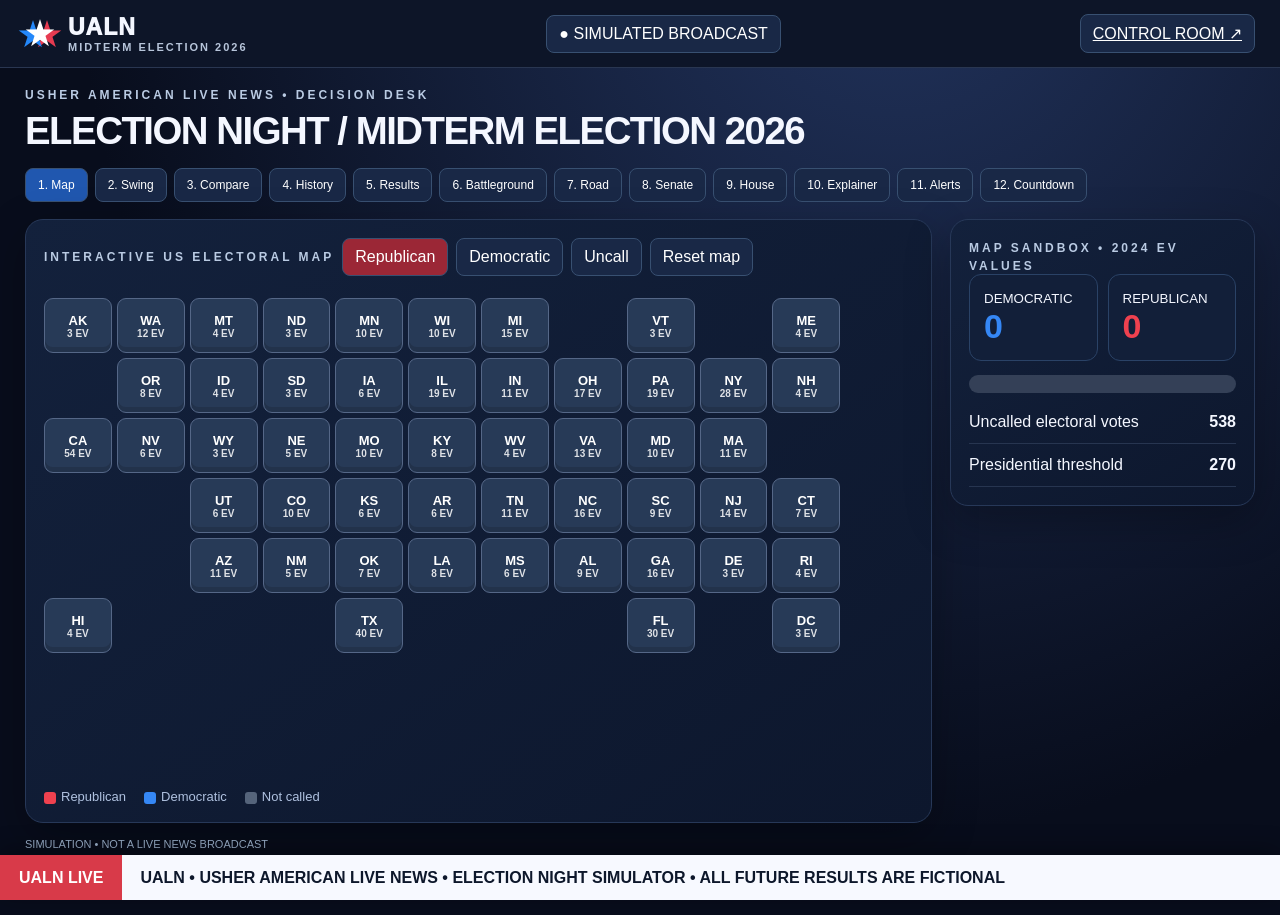
<file: index.html>
<!doctype html><html lang="en"><head><meta charset="utf-8"><meta name="viewport" content="width=device-width,initial-scale=1"><meta name="description" content="UALN fictional United States election night interactive studio"><title>UALN | Election Night Broadcast</title><link rel="stylesheet" href="style.css"></head><body><header class="top"><div class="brand"><span class="star">★</span><div>UALN<div class="sub" id="brand-sub">ELECTION NIGHT</div></div></div><span class="pill">● SIMULATED BROADCAST</span><a class="btn" href="control.html">CONTROL ROOM ↗</a></header><main class="studio" id="broadcast"><div class="overline">USHER AMERICAN LIVE NEWS • DECISION DESK</div><h1 class="headline" id="headline">ELECTION NIGHT</h1><div id="slide-controls" class="slide-controls"></div><div class="layout"><section class="panel map-panel" id="slide-body"></section><aside class="right" id="aside"></aside></div><div class="foot" id="footer"></div></main><div id="swipe" class="swipe"><span>★</span></div><div id="projection" class="projection"><div class="roundel">★</div><div id="proj-type" class="type"></div><h1>UALN PROJECTION</h1><div id="proj-winner" class="winner"></div><p id="proj-sub"></p><button class="btn" data-action="close-projection">DISMISS GRAPHIC</button></div><div id="ticker" class="ticker"><div class="ticker-tag">UALN LIVE</div><div id="ticker-text" class="ticker-text"></div></div><script src="app.js"></script></body></html>
</file>
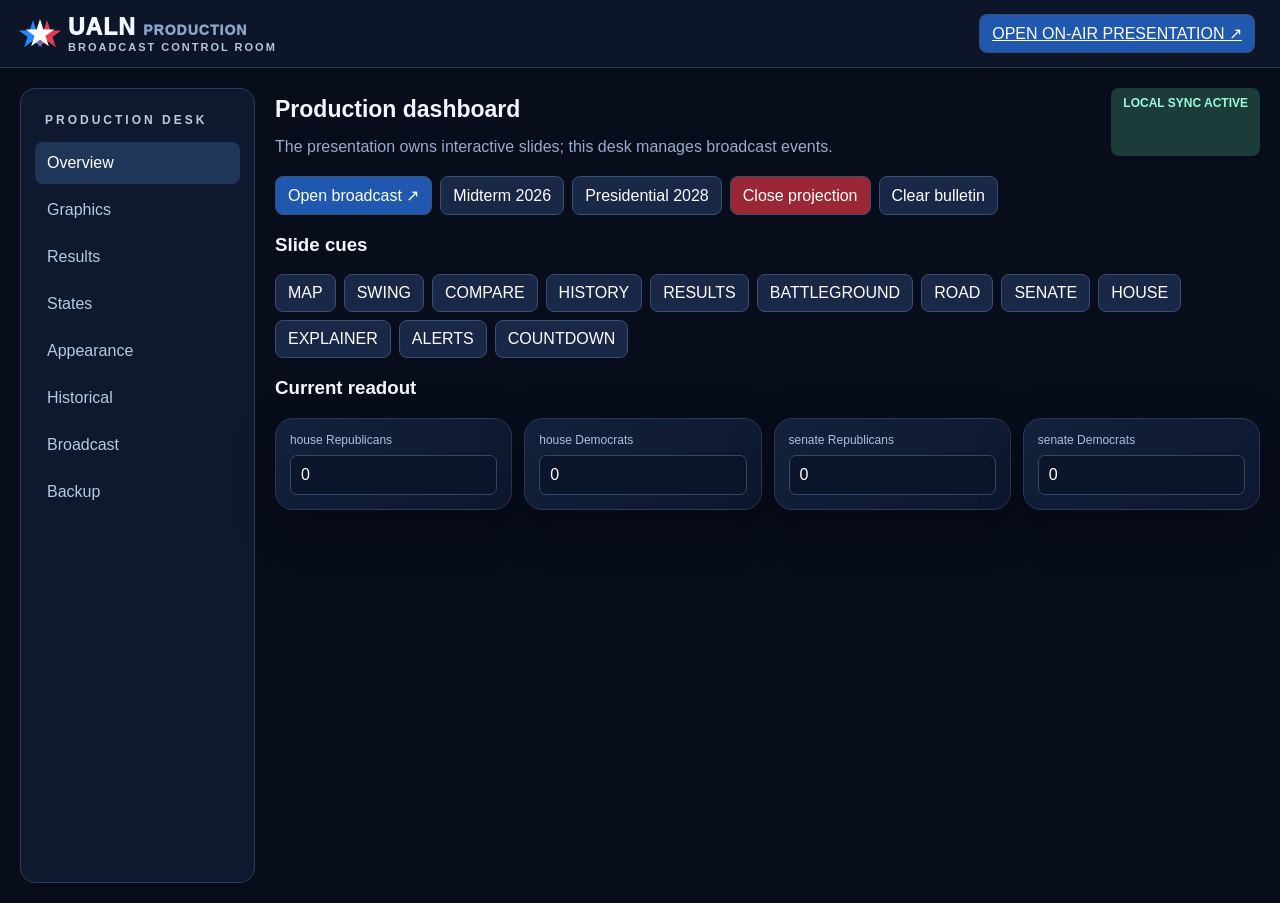
<file: control.html>
<!doctype html><html lang="en"><head><meta charset="utf-8"><meta name="viewport" content="width=device-width,initial-scale=1"><meta name="description" content="UALN broadcast control room"><title>UALN | Control Room</title><link rel="stylesheet" href="style.css"></head><body><header class="top"><div class="brand"><span class="star">★</span><div>UALN <span style="font-size:14px;color:#8da3c9">PRODUCTION</span><div class="sub">BROADCAST CONTROL ROOM</div></div></div><a class="btn active" href="index.html" target="_blank">OPEN ON-AIR PRESENTATION ↗</a></header><div class="control-layout" id="control"><nav class="sidebar"><div class="overline" style="padding:10px">PRODUCTION DESK</div><div id="tabs"></div></nav><main id="control-content"></main></div><script src="app.js"></script></body></html>
</file>
<file: style.css>
:root{--bg:#080d1c;--panel:#101a31;--border:#273858;--white:#f4f7ff;--muted:#99aacb;--red:#ef414f;--blue:#3587f5;--gold:#f7c764;--cyan:#46d2df}*{box-sizing:border-box}body{margin:0;background:var(--bg);color:var(--white);font-family:Inter,Arial,Helvetica,sans-serif}button,input,select{font:inherit}button,select,input{outline-offset:2px}button{cursor:pointer}button:hover{filter:brightness(1.13)}.top{display:flex;align-items:center;justify-content:space-between;padding:14px 25px;background:#0d1528;border-bottom:1px solid #293651;gap:15px}.brand{display:flex;align-items:center;gap:13px;font-weight:950;letter-spacing:1px;font-size:23px}.star{font-size:32px;color:white;text-shadow:-7px 1px 0 #2488fa,7px 1px 0 #e73b51}.sub{font-size:11px;letter-spacing:2px;color:#b7c5da;font-weight:700}.pill,.btn{border-radius:8px;background:#192846;border:1px solid #385071;color:white;padding:9px 12px}.btn.active{background:#2057af}.btn.red{background:#9b2736}.btn.blue{background:#1d4f9f}.btn.gold{background:#79602d}.muted{color:var(--muted)}.studio{min-height:calc(100vh - 120px);padding:20px 25px 65px;background:radial-gradient(ellipse at 70% -20%,#22345e,transparent 65%),var(--bg)}.overline{letter-spacing:3px;color:#bacbe3;font-size:12px;font-weight:800}.headline{font-size:clamp(27px,3vw,52px);font-weight:900;letter-spacing:-1.5px;margin:7px 0 15px}.panel{border:1px solid var(--border);background:linear-gradient(145deg,#13213c,#0d172d);border-radius:18px;padding:18px;box-shadow:0 15px 45px #0004}.layout{display:grid;grid-template-columns:minmax(0,1fr) 305px;gap:18px}.map-panel{min-height:565px}.right{display:flex;flex-direction:column;gap:14px}.stats{display:grid;grid-template-columns:1fr 1fr;gap:10px}.stat{background:#121f39;border:1px solid #2a4266;border-radius:12px;padding:14px}.stat strong{font-size:34px;display:block}.r{color:var(--red)}.d{color:var(--blue)}.toolbar{display:flex;gap:8px;flex-wrap:wrap;align-items:center;margin-bottom:15px}select{background:#1b2b4b;color:white;padding:10px;border:1px solid #3b5276;border-radius:8px;max-width:100%}.map{display:grid;grid-template-columns:repeat(12,minmax(0,1fr));grid-template-rows:repeat(8,55px);gap:5px;padding:7px 0 0}.state{border-radius:9px;border:1px solid #556787;background:#293752;color:white;font-size:13px;font-weight:900;min-width:0;position:relative;transition:transform .18s,background .3s;box-shadow:inset 0 -5px 0 #0002}.state small{display:block;font-weight:600;font-size:10px;opacity:.85}.state:hover{transform:translateY(-4px) scale(1.07);z-index:3;border-color:#fff}.state.R,.mini.R{background:linear-gradient(140deg,#ec535d,#9d2438)}.state.D,.mini.D{background:linear-gradient(140deg,#4aa3ff,#2055bd)}.state.U,.mini.U{background:#273a57}.legend{display:flex;gap:18px;flex-wrap:wrap;margin-top:16px;font-size:13px;color:#afc1df}.dot{display:inline-block;width:12px;height:12px;border-radius:3px;vertical-align:middle;margin-right:5px}.track{height:18px;display:flex;border-radius:9px;overflow:hidden;background:#344057;margin:14px 0 8px}.track div{transition:width .4s}.track .dem{background:var(--blue)}.track .rep{background:var(--red)}.listrow{display:flex;justify-content:space-between;align-items:center;padding:12px 0;border-bottom:1px solid #273550}.big-num{font-size:47px;font-weight:950;letter-spacing:-2px}.callout{text-align:center;padding:25px 15px}.callout h2{font-size:clamp(26px,4vw,54px);margin:8px}.callout .type{letter-spacing:4px;font-size:12px}.roundel{border:5px solid #ffffff50;width:125px;height:125px;border-radius:50%;display:grid;place-items:center;margin:15px auto;font-size:52px}.duo{display:grid;grid-template-columns:1fr 1fr;gap:14px}.compare{display:grid;grid-template-columns:1fr 1fr;gap:15px}.mini-map{display:grid;grid-template-columns:repeat(12,1fr);grid-template-rows:repeat(8,20px);gap:2px}.mini{border:0;border-radius:3px;font-size:8px;color:white}.history-notice{padding:14px;background:#172540;border-radius:10px;color:#becde4}.slide-controls{display:flex;gap:7px;flex-wrap:wrap;margin-bottom:17px}.slide-controls button{font-size:12px}.ticker{position:fixed;bottom:0;background:#f7f9ff;color:#0d172b;width:100%;display:flex;align-items:center;min-height:45px;z-index:30;font-weight:800;box-shadow:0 -5px 25px #0005}.ticker-tag{background:#d83a49;color:white;align-self:stretch;display:flex;align-items:center;padding:0 19px;margin-right:18px}.ticker-text{overflow:hidden;white-space:nowrap;text-overflow:ellipsis;padding-right:15px}.projection{position:fixed;inset:0;z-index:100;background:radial-gradient(circle at center,#1f3769 0,#080d1c 75%);display:none;align-items:center;justify-content:center;flex-direction:column;text-align:center;padding:20px}.projection.show{display:flex;animation:fadein .4s}.projection .type{letter-spacing:5px;color:#b1c6ed;font-weight:900}.projection h1{font-size:clamp(36px,6vw,90px);margin:20px 0}.projection .winner{font-size:clamp(34px,6vw,84px);font-weight:950}.projection .roundel{width:180px;height:180px;font-size:75px}.swipe{position:fixed;inset:0;pointer-events:none;z-index:90;display:none;align-items:center;justify-content:center;overflow:hidden;background:linear-gradient(90deg,#1466d6 0%,#136bde 45%,white 49%,white 51%,#d72848 55%,#b51a34 100%)}.swipe.go{display:flex;animation:swipe .83s forwards}.swipe span{font-size:140px;display:block;animation:spin .8s linear;color:white;text-shadow:0 0 30px #121c46}.control-layout{display:grid;grid-template-columns:235px minmax(0,1fr);gap:20px;padding:20px}.sidebar{background:#0e1930;border:1px solid #2c3e59;border-radius:15px;padding:14px;min-height:calc(100vh - 105px)}.sidebar button{display:block;width:100%;margin:5px 0;text-align:left;border:0;background:transparent;color:#b7c8e2;padding:12px;border-radius:8px}.sidebar button.active{background:#203659;color:white}.control-grid{display:grid;grid-template-columns:repeat(auto-fit,minmax(220px,1fr));gap:12px}.control-grid .panel{padding:14px}.control-grid label{font-size:12px;display:block;margin-bottom:8px;color:#adbedb}.control-grid input,.control-grid select{width:100%}.control-grid input{border-radius:7px;border:1px solid #34486a;background:#0b152b;color:white;padding:10px}.actions{display:flex;flex-wrap:wrap;gap:8px}.section-title{font-size:23px;font-weight:850;margin:8px 0 15px}.control-head{display:flex;flex-wrap:wrap;justify-content:space-between;gap:10px;margin-bottom:20px}.note{font-size:12px;color:#9db1cf;margin-top:7px}.status{padding:8px 12px;border-radius:8px;background:#1c3c39;color:#9df9da;font-size:12px;font-weight:bold}.foot{font-size:11px;color:#99aec8;margin-top:15px}.hide{display:none!important}@keyframes fadein{from{opacity:0}to{opacity:1}}@keyframes spin{from{transform:rotate(-180deg) scale(.4)}to{transform:rotate(180deg) scale(1.5)}}@keyframes swipe{0%{transform:translateX(-110%)}40%{transform:translateX(0)}65%{transform:translateX(0)}100%{transform:translateX(110%)}}@media(max-width:900px){.layout,.control-layout{grid-template-columns:1fr}.sidebar{min-height:0;display:flex;flex-wrap:wrap}.sidebar button{width:auto}.map{grid-template-rows:repeat(8,42px);gap:3px}.state{font-size:11px}.state small{font-size:8px}.studio{padding:12px 10px 65px}.top{padding:10px}.compare{grid-template-columns:1fr}}@media(max-width:550px){.map{grid-template-rows:repeat(8,33px)}.state{font-size:9px}.state small{display:none}.panel{padding:10px}.duo{grid-template-columns:1fr}.brand{font-size:17px}}
</file>
